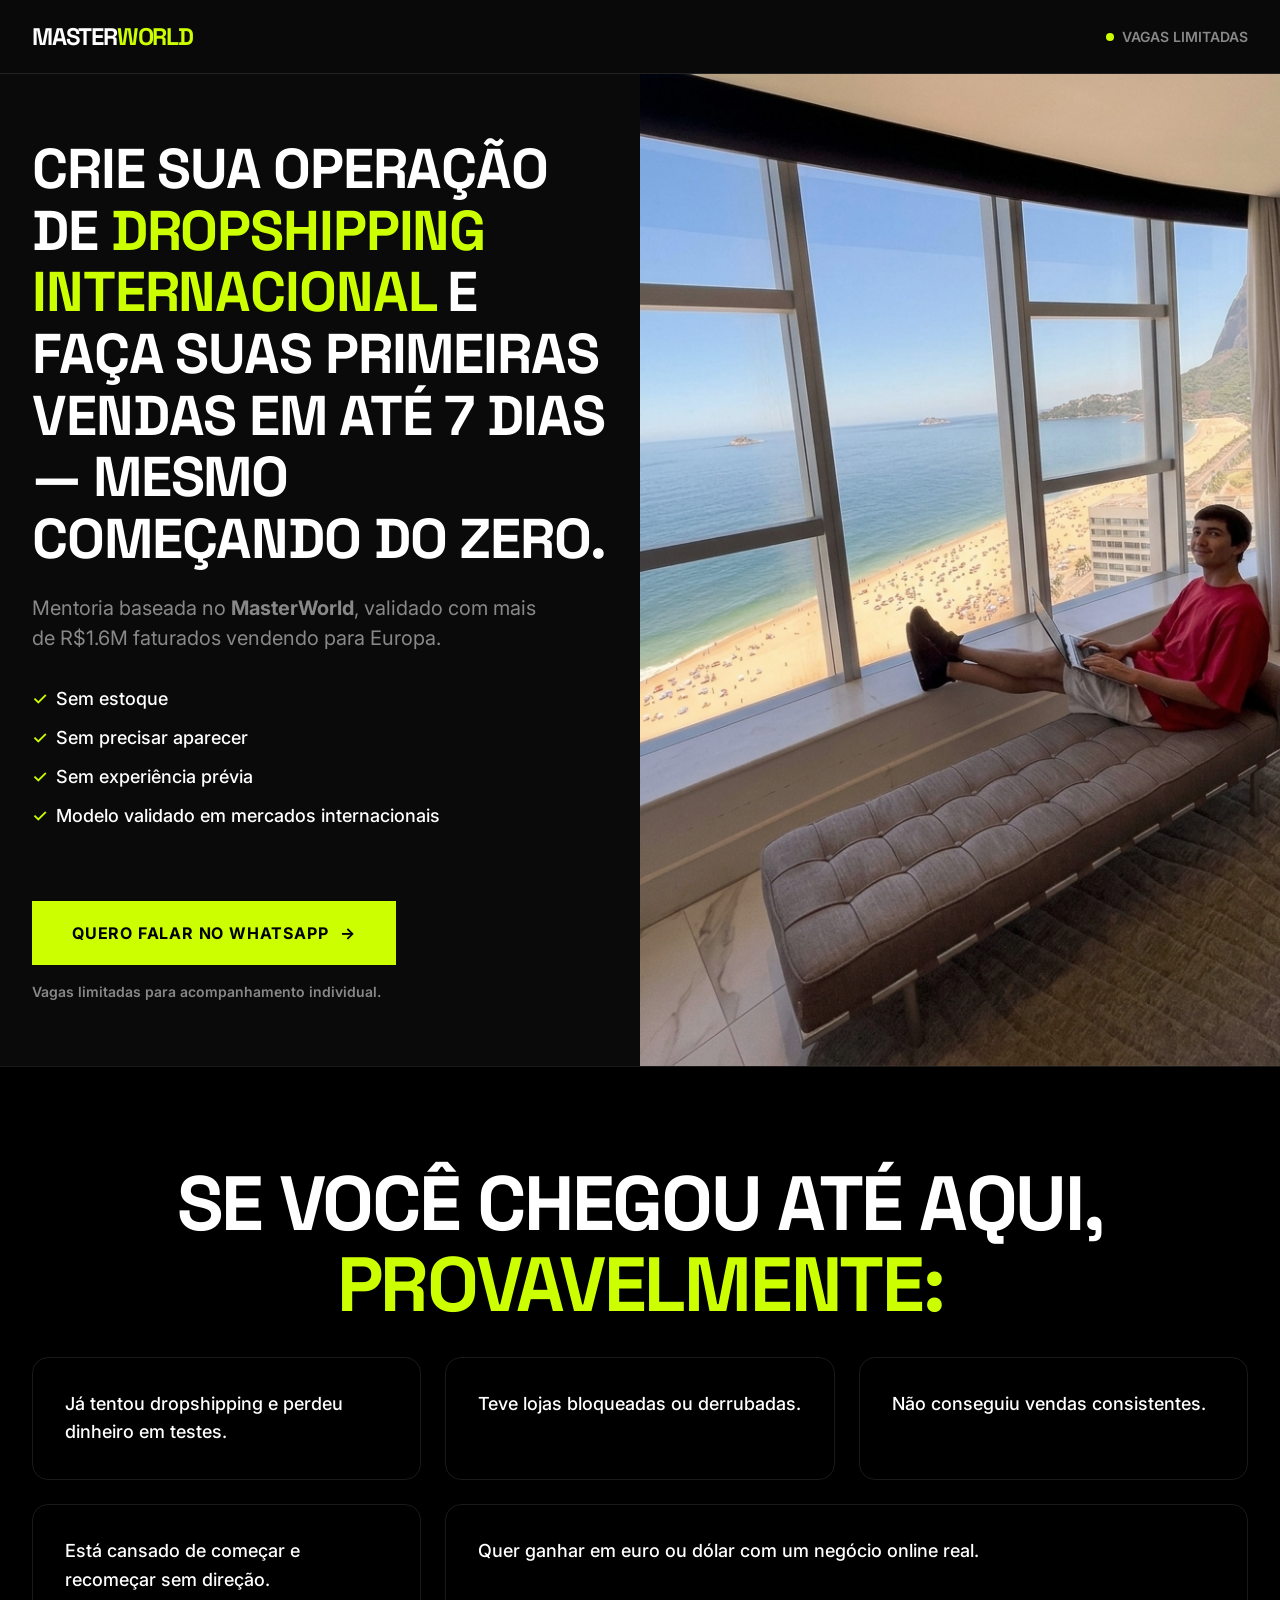
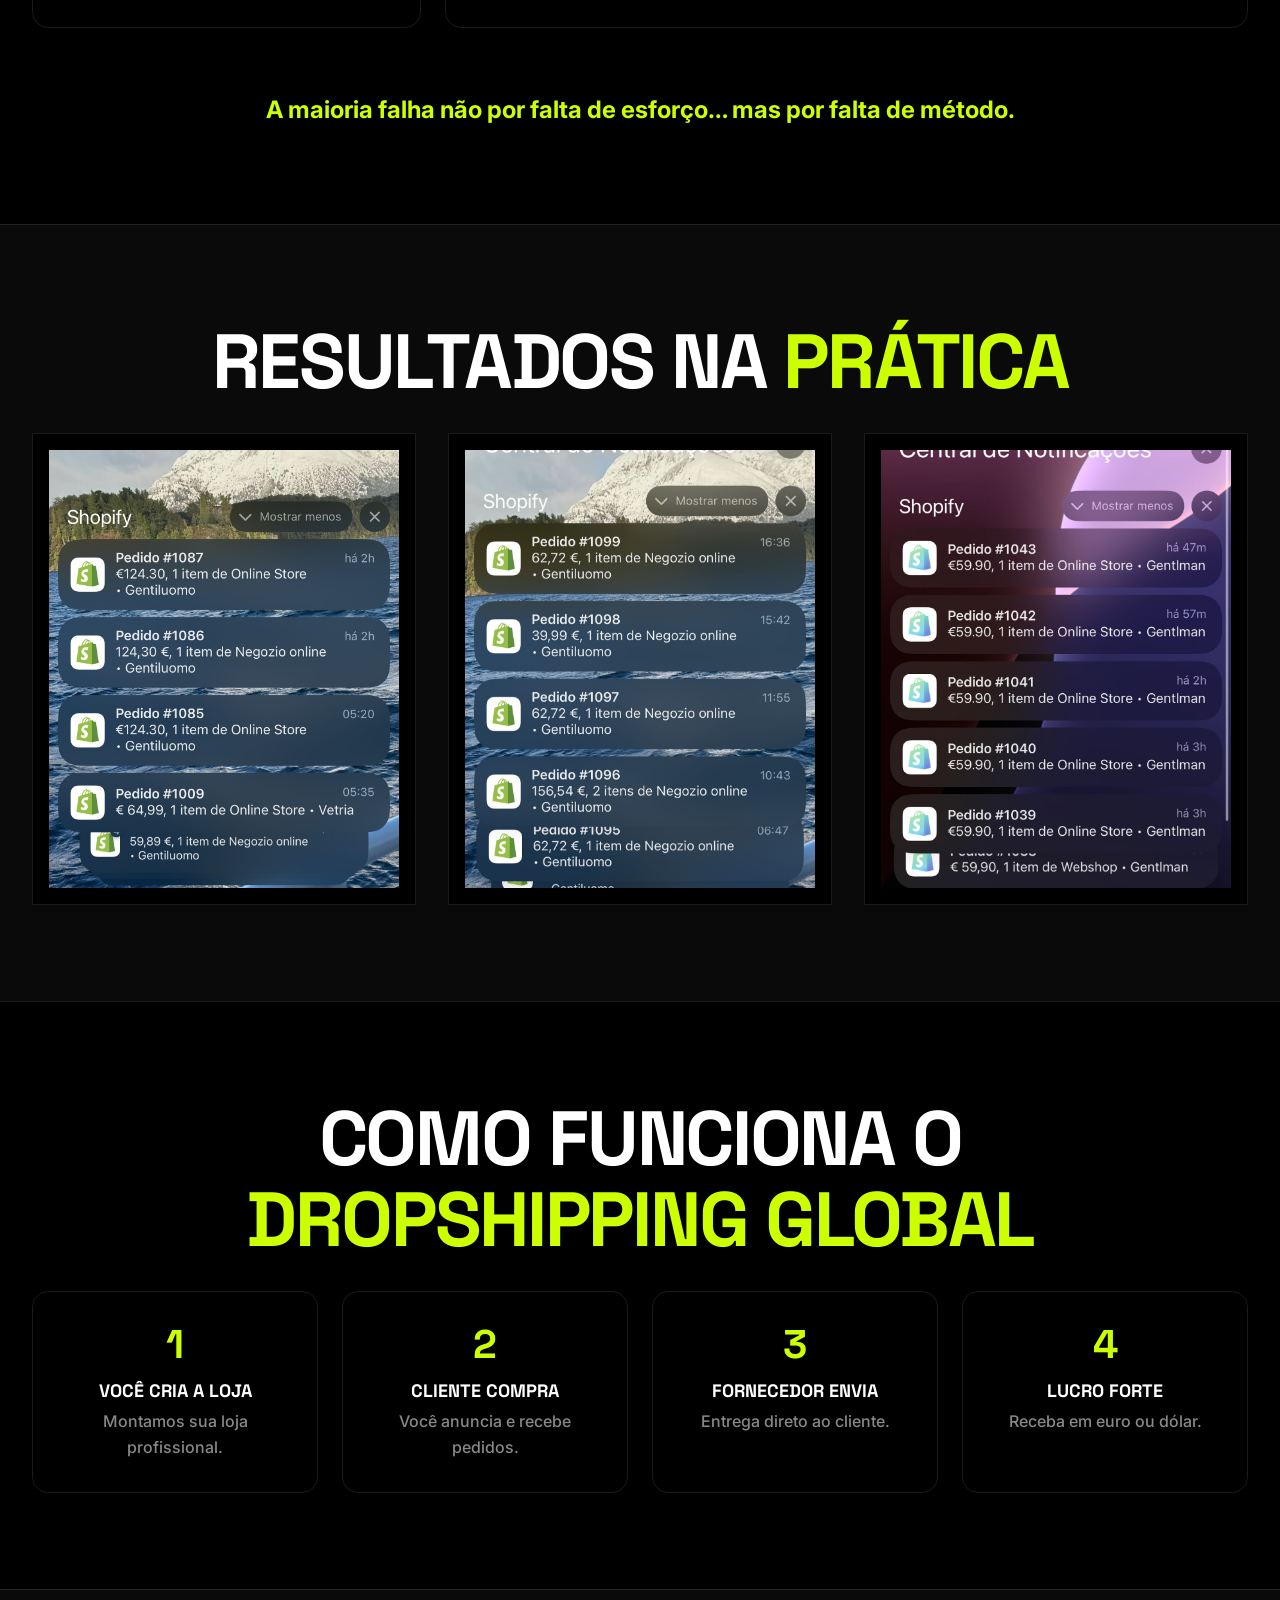
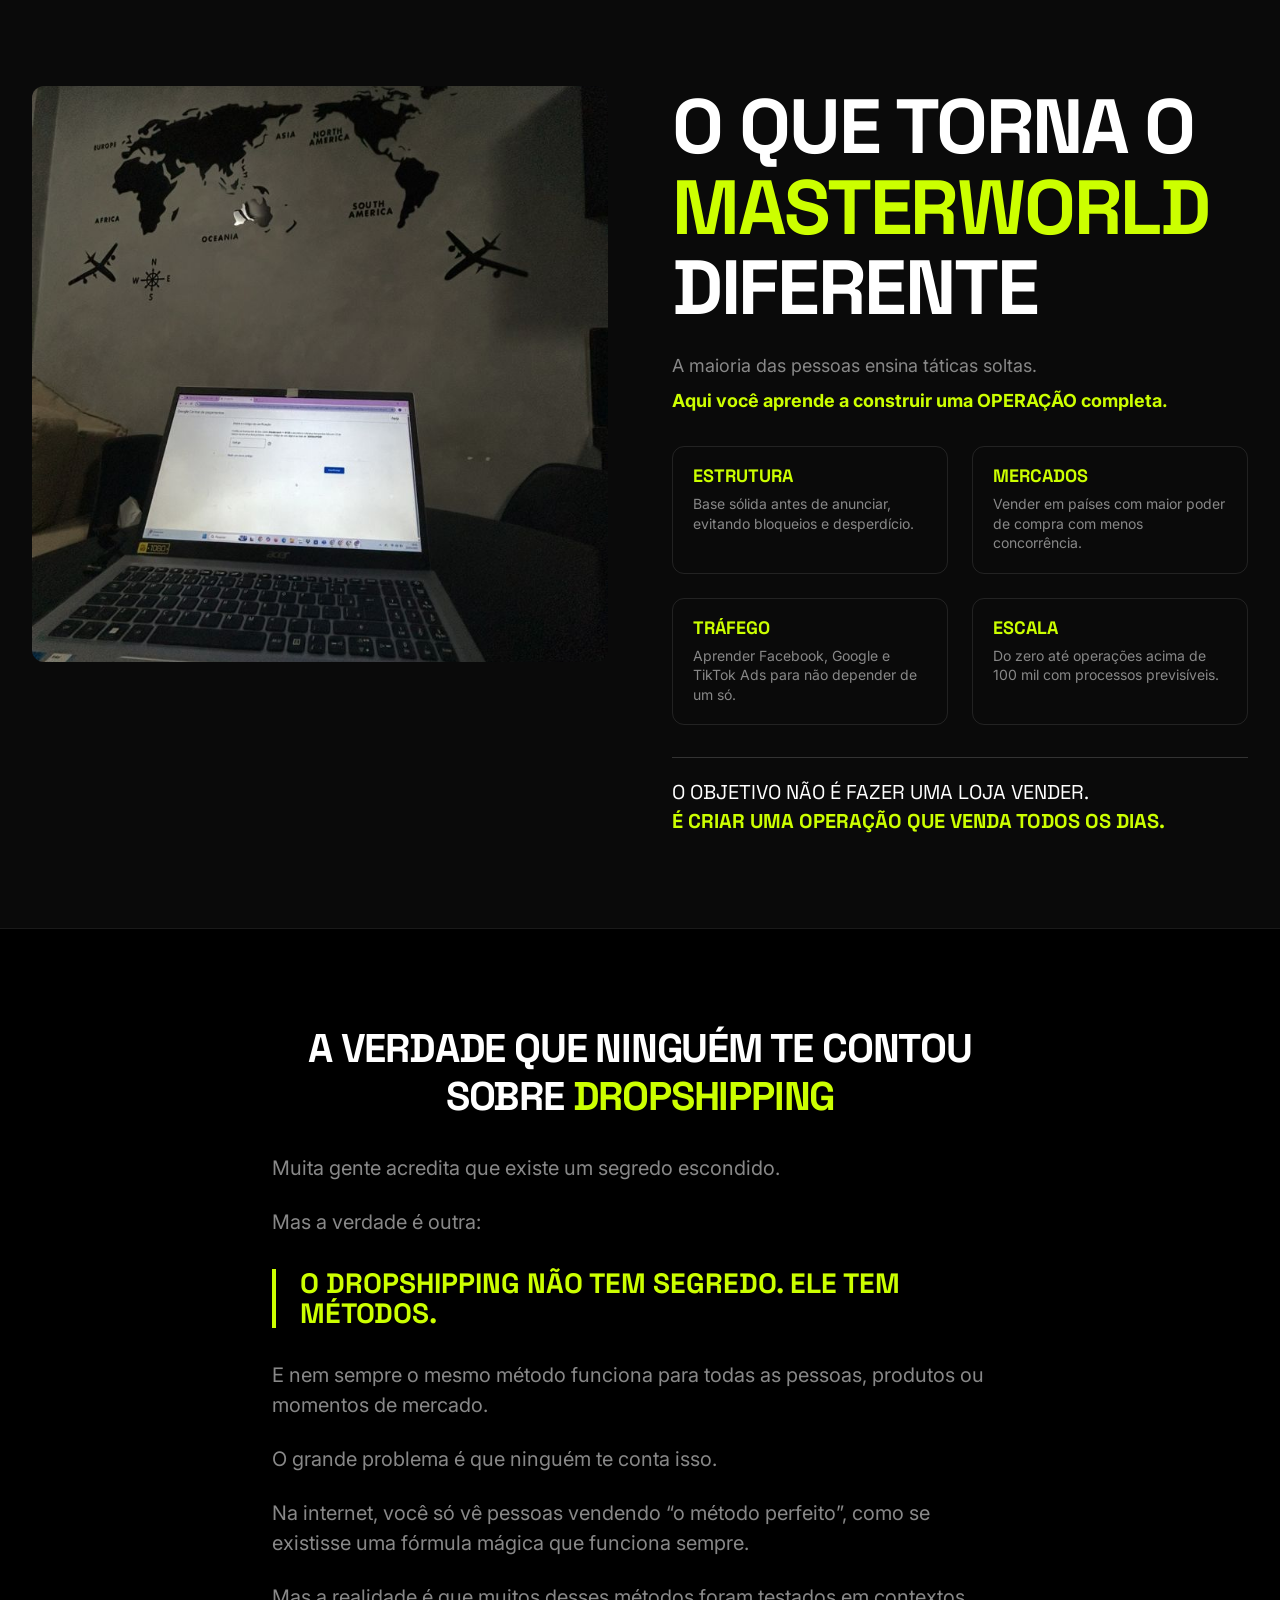
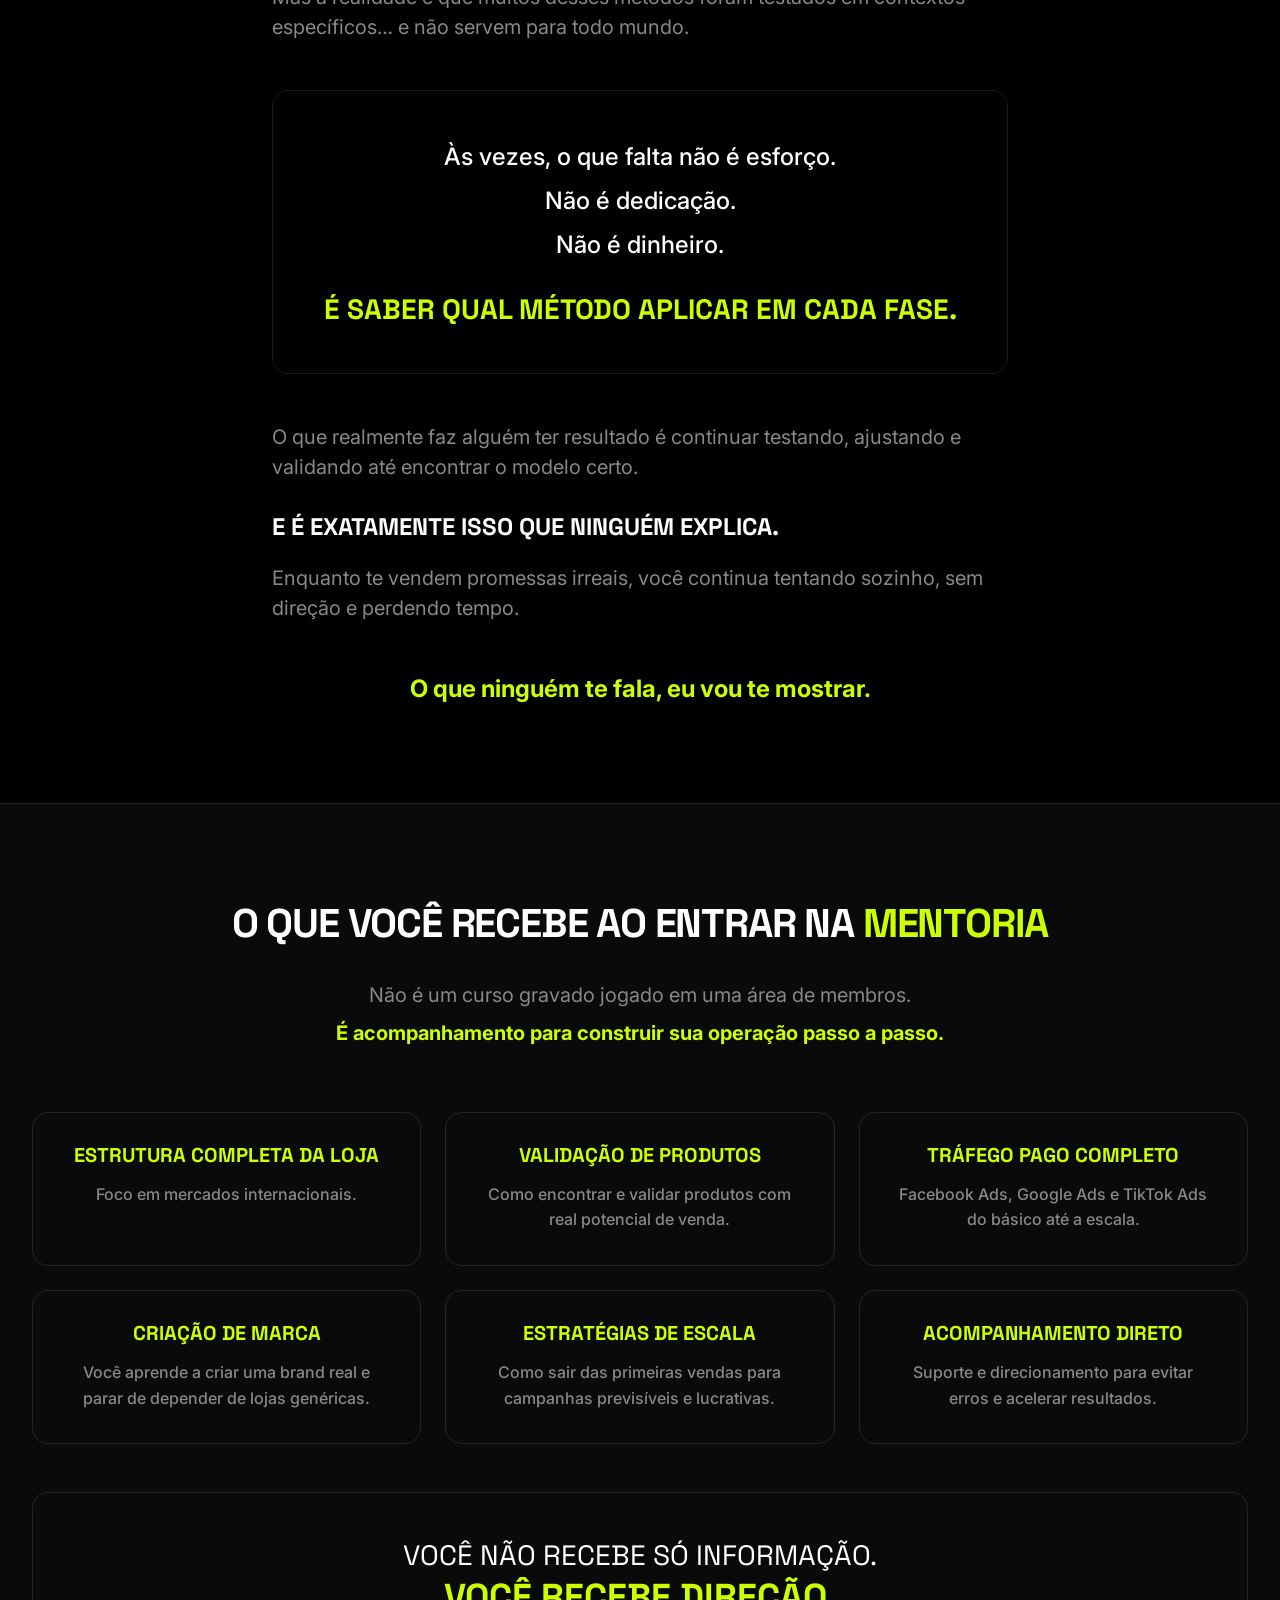
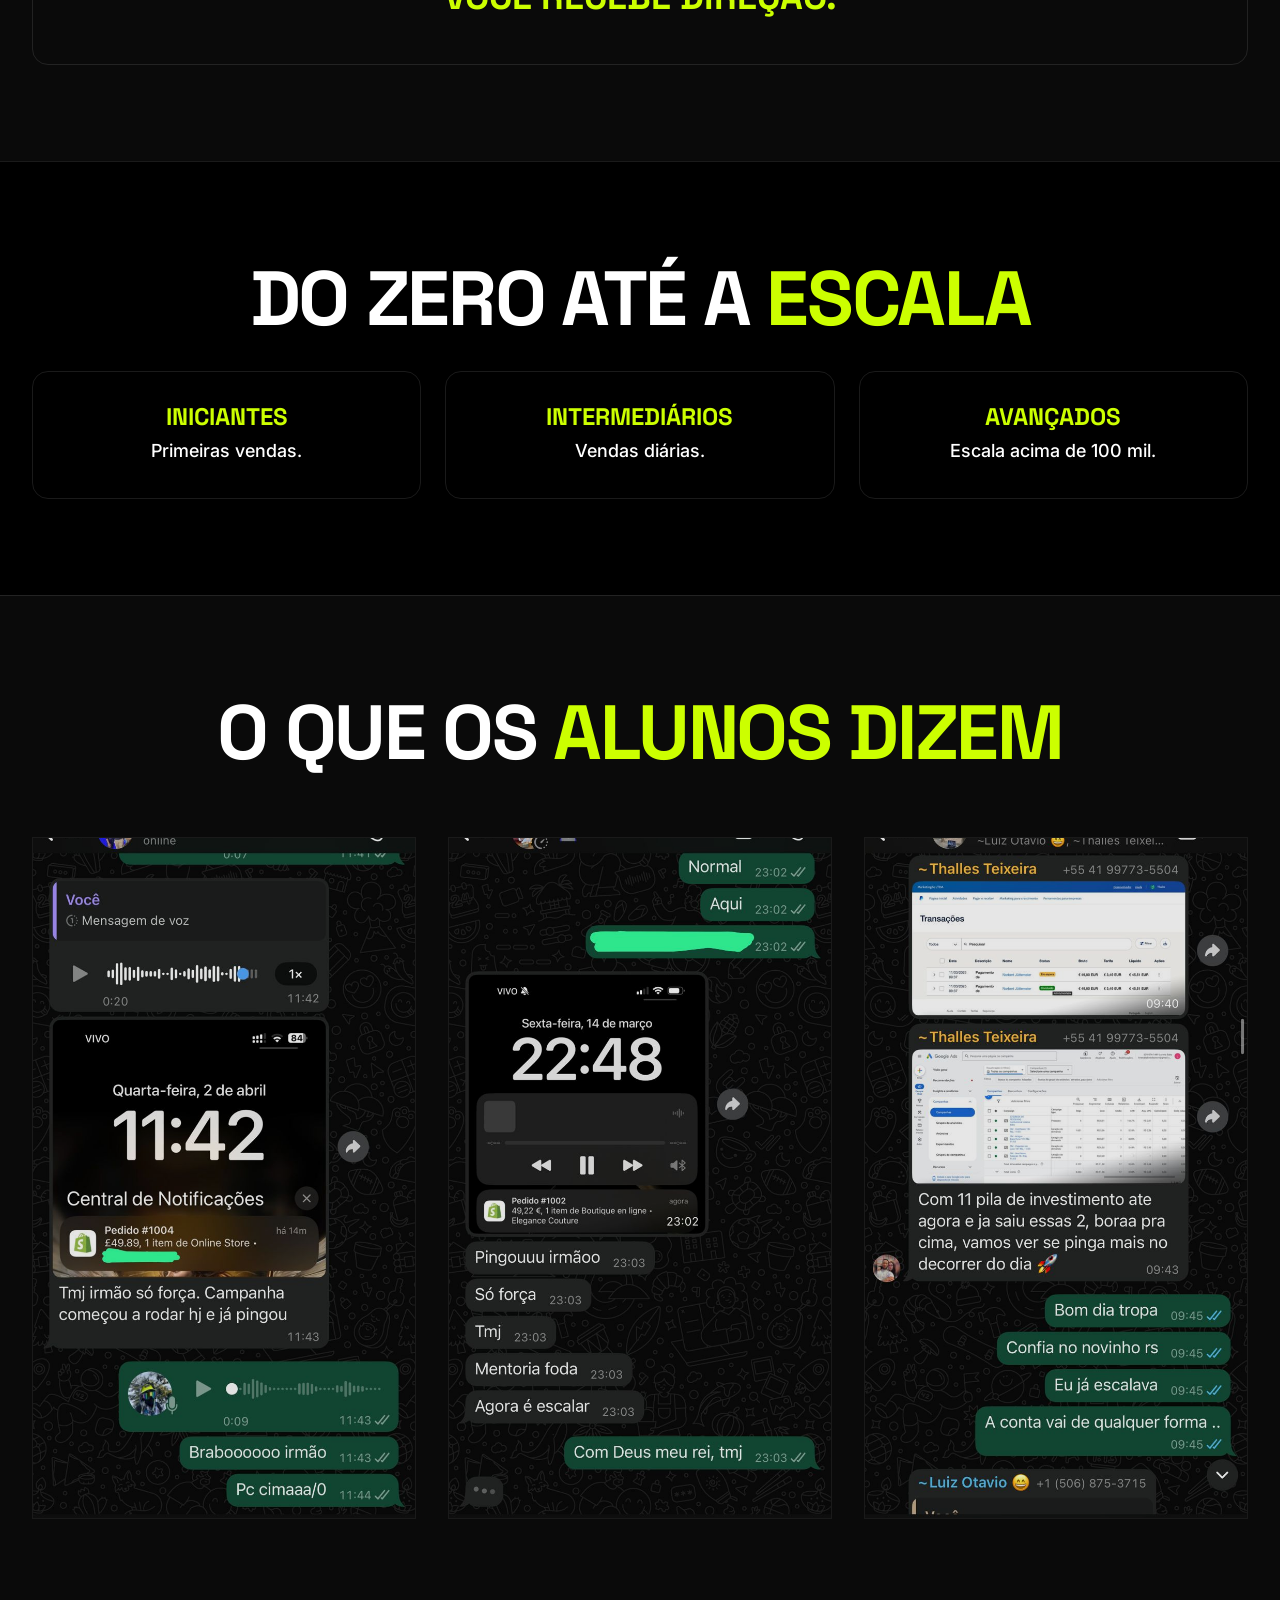
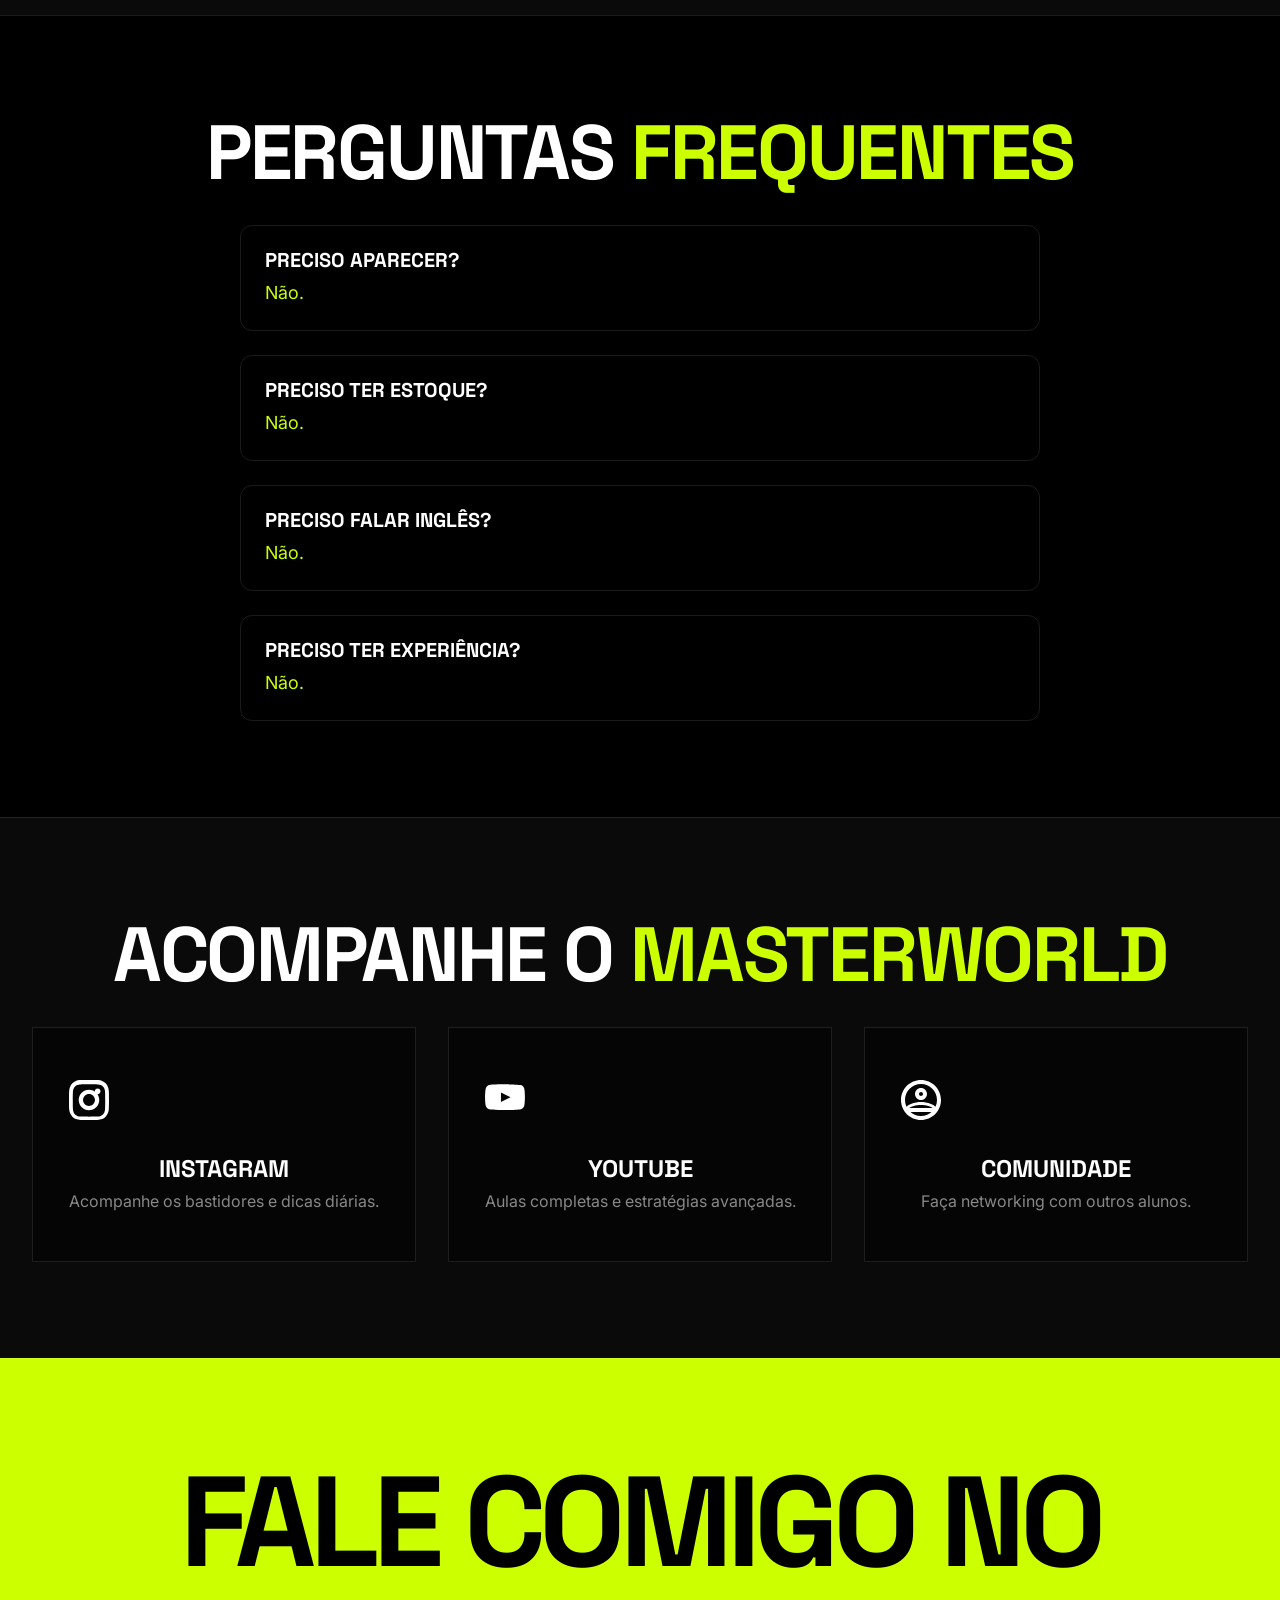
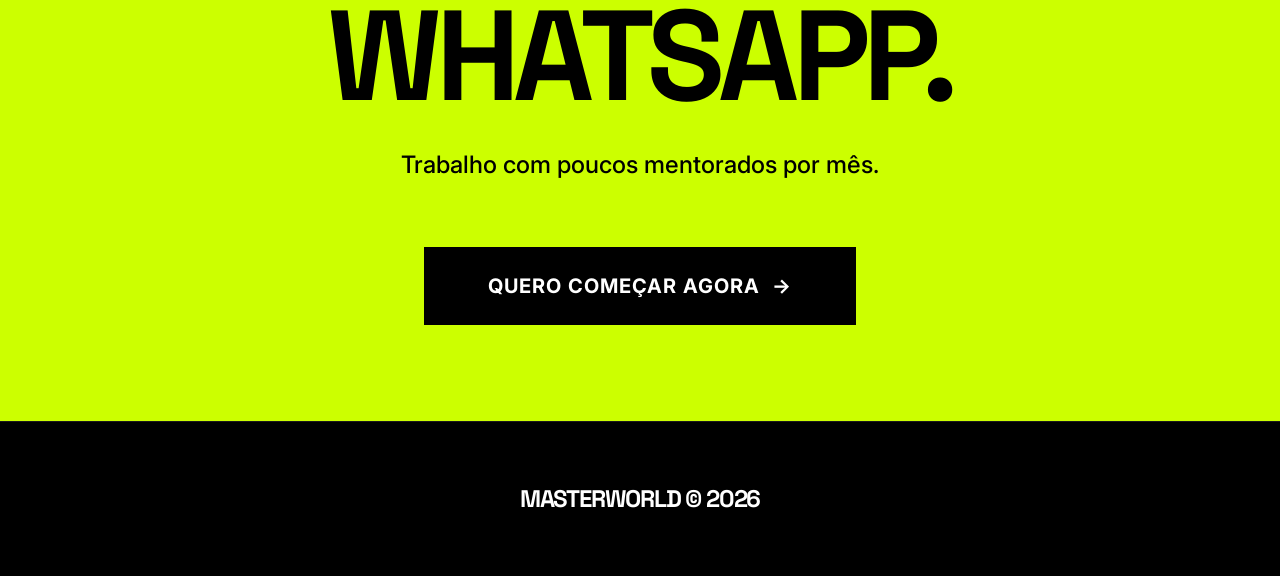
<file: index.html>
<!DOCTYPE html>
<html lang="pt-BR">
<head>
    <meta charset="UTF-8">
    <meta name="viewport" content="width=device-width, initial-scale=1.0">
    <title>MasterWorld</title>
    <meta name="description" content="Mentoria baseada no MasterWorld, validado com mais de R$1.6M faturados vendendo para Europa.">
    <link rel="preconnect" href="https://fonts.googleapis.com">
    <link rel="preconnect" href="https://fonts.gstatic.com" crossorigin>
    <link href="https://fonts.googleapis.com/css2?family=Inter:wght@400;500;700;900&family=Space+Grotesk:wght@700&display=swap" rel="stylesheet">
    <link rel="stylesheet" href="style.css">
</head>
<body>
    
    <!-- Top Bar -->
    <div class="top-bar">
        <div class="container top-bar-inner">
            <span class="brand">Master<span class="text-volt">World</span></span>
            <span class="status"><span class="pulse-dot"></span> VAGAS LIMITADAS</span>
        </div>
    </div>

    <!-- Hero Section -->
    <header class="hero" id="home">
        <div class="hero-image-absolute reveal-right">
            <img src="foto capa.jpeg" alt="Eduardo Donadoni" class="img-cover">
        </div>
        <div class="container hero-grid-new">
            <div class="hero-content reveal-left">
                <h1 class="headline" style="font-size: clamp(2rem, 5vw, 3.5rem); margin-bottom: 1.5rem; line-height: 1.1; letter-spacing: -0.02em;">
                    Crie sua operação de <span class="text-volt">Dropshipping Internacional</span> e faça suas primeiras vendas em até 7 dias — mesmo começando do zero.
                </h1>
                <p class="subheadline" style="margin-bottom: 2rem;">
                    Mentoria baseada no <strong>MasterWorld</strong>, validado com mais de R$1.6M faturados vendendo para Europa.
                </p>
                <ul class="hero-bullets">
                    <li><span class="text-volt">✓</span> Sem estoque</li>
                    <li><span class="text-volt">✓</span> Sem precisar aparecer</li>
                    <li><span class="text-volt">✓</span> Sem experiência prévia</li>
                    <li><span class="text-volt">✓</span> Modelo validado em mercados internacionais</li>
                </ul>
                <a href="https://wa.me/5532998205128" target="_blank" class="btn btn-primary mt-4">QUERO FALAR NO WHATSAPP <span class="arrow">→</span></a>
                <p style="font-size: 0.875rem; color: var(--text-muted); margin-top: 1rem; font-weight: 600;">Vagas limitadas para acompanhamento individual.</p>
            </div>
        </div>
    </header>

    <!-- DOR -->
    <section class="section border-top bg-darker" id="dor">
        <div class="container">
            <div class="section-header text-center reveal-up">
                <h2 class="section-title">SE VOCÊ CHEGOU ATÉ AQUI, <span class="text-volt">PROVAVELMENTE:</span></h2>
            </div>
            <div class="dor-grid grid-3 mt-4">
                <div class="dor-card reveal-up delay-1">
                    <p style="font-size: 1.125rem;">Já tentou dropshipping e perdeu dinheiro em testes.</p>
                </div>
                <div class="dor-card reveal-up delay-2">
                    <p style="font-size: 1.125rem;">Teve lojas bloqueadas ou derrubadas.</p>
                </div>
                <div class="dor-card reveal-up delay-3">
                    <p style="font-size: 1.125rem;">Não conseguiu vendas consistentes.</p>
                </div>
                <div class="dor-card reveal-up delay-1">
                    <p style="font-size: 1.125rem;">Está cansado de começar e recomeçar sem direção.</p>
                </div>
                <div class="dor-card reveal-up delay-2 span-2">
                    <p style="font-size: 1.125rem;">Quer ganhar em euro ou dólar com um negócio online real.</p>
                </div>
            </div>
            <div class="text-center mt-4 reveal-up delay-3" style="max-width: 800px; margin: 4rem auto 0 auto;">
                <p style="font-size: 1.5rem; font-weight: 700; color: var(--primary-volt);">A maioria falha não por falta de esforço… mas por falta de método.</p>
            </div>
        </div>
    </section>

    <!-- RESULTADOS -->
    <section class="section border-top" id="resultados">
        <div class="container text-center">
            <div class="section-header reveal-up">
                <h2 class="section-title">RESULTADOS NA <span class="text-volt">PRÁTICA</span></h2>
            </div>
            <div class="sales-grid mt-4">
                <div class="sale-card reveal-up delay-1">
                    <div class="card-inner">
                        <img src="vendas 1.jpeg" alt="Resultado de Vendas" class="img-cover">
                    </div>
                </div>
                <div class="sale-card reveal-up delay-2">
                    <div class="card-inner">
                        <img src="vendas 2.jpeg" alt="Resultado de Vendas" class="img-cover">
                    </div>
                </div>
                <div class="sale-card reveal-up delay-3">
                    <div class="card-inner">
                        <img src="vendas 3.jpeg" alt="Resultado de Vendas" class="img-cover">
                    </div>
                </div>
            </div>
        </div>
    </section>

    <!-- COMO FUNCIONA -->
    <section class="section border-top bg-darker" id="como-funciona">
        <div class="container">
            <div class="section-header text-center reveal-up">
                <h2 class="section-title">COMO FUNCIONA O <br/><span class="text-volt">DROPSHIPPING GLOBAL</span></h2>
            </div>
            <div class="dor-grid grid-4 mt-4">
                <div class="dor-card text-center reveal-up delay-1">
                    <h3 class="text-volt" style="font-size: 2.5rem; margin-bottom: 1rem;">1</h3>
                    <h4 style="margin-bottom: 0.5rem; font-size: 1.125rem;">Você cria a loja</h4>
                    <p style="color: var(--text-muted); font-size: 1rem;">Montamos sua loja profissional.</p>
                </div>
                <div class="dor-card text-center reveal-up delay-2">
                    <h3 class="text-volt" style="font-size: 2.5rem; margin-bottom: 1rem;">2</h3>
                    <h4 style="margin-bottom: 0.5rem; font-size: 1.125rem;">Cliente compra</h4>
                    <p style="color: var(--text-muted); font-size: 1rem;">Você anuncia e recebe pedidos.</p>
                </div>
                <div class="dor-card text-center reveal-up delay-3">
                    <h3 class="text-volt" style="font-size: 2.5rem; margin-bottom: 1rem;">3</h3>
                    <h4 style="margin-bottom: 0.5rem; font-size: 1.125rem;">Fornecedor envia</h4>
                    <p style="color: var(--text-muted); font-size: 1rem;">Entrega direto ao cliente.</p>
                </div>
                <div class="dor-card text-center reveal-up delay-1">
                    <h3 class="text-volt" style="font-size: 2.5rem; margin-bottom: 1rem;">4</h3>
                    <h4 style="margin-bottom: 0.5rem; font-size: 1.125rem;">Lucro forte</h4>
                    <p style="color: var(--text-muted); font-size: 1rem;">Receba em euro ou dólar.</p>
                </div>
            </div>
        </div>
    </section>

    <!-- HISTORIA -->
    <section class="section border-top" id="historia">
        <div class="container split-grid">
            <div class="hero-image-half reveal-left">
                <img src="notebook capa.jpeg" alt="Eduardo Donadoni" class="img-cover">
            </div>
            <div class="lifestyle-text reveal-right">
                <h2 class="section-title">O QUE TORNA O <span class="text-volt">MASTERWORLD</span> DIFERENTE</h2>
                <p style="margin-bottom: 0.5rem; color: var(--text-muted); font-size: 1.125rem;">A maioria das pessoas ensina táticas soltas.</p>
                <p style="margin-bottom: 2rem; font-weight: bold; font-size: 1.125rem;" class="text-volt">Aqui você aprende a construir uma OPERAÇÃO completa.</p>
                
                <div class="grid-2" style="margin-bottom: 2rem;">
                    <div style="background: var(--bg-card); padding: 1.25rem; border-radius: 12px; border: 1px solid var(--border-color);">
                        <h3 class="text-volt" style="font-size: 1.125rem; margin-bottom: 0.5rem;">Estrutura</h3>
                        <p style="font-size: 0.875rem; color: var(--text-muted); line-height: 1.4;">Base sólida antes de anunciar, evitando bloqueios e desperdício.</p>
                    </div>
                    <div style="background: var(--bg-card); padding: 1.25rem; border-radius: 12px; border: 1px solid var(--border-color);">
                        <h3 class="text-volt" style="font-size: 1.125rem; margin-bottom: 0.5rem;">Mercados</h3>
                        <p style="font-size: 0.875rem; color: var(--text-muted); line-height: 1.4;">Vender em países com maior poder de compra com menos concorrência.</p>
                    </div>
                    <div style="background: var(--bg-card); padding: 1.25rem; border-radius: 12px; border: 1px solid var(--border-color);">
                        <h3 class="text-volt" style="font-size: 1.125rem; margin-bottom: 0.5rem;">Tráfego</h3>
                        <p style="font-size: 0.875rem; color: var(--text-muted); line-height: 1.4;">Aprender Facebook, Google e TikTok Ads para não depender de um só.</p>
                    </div>
                    <div style="background: var(--bg-card); padding: 1.25rem; border-radius: 12px; border: 1px solid var(--border-color);">
                        <h3 class="text-volt" style="font-size: 1.125rem; margin-bottom: 0.5rem;">Escala</h3>
                        <p style="font-size: 0.875rem; color: var(--text-muted); line-height: 1.4;">Do zero até operações acima de 100 mil com processos previsíveis.</p>
                    </div>
                </div>
                
                <div style="padding-top: 1.5rem; border-top: 1px solid #333;">
                    <h3 style="font-size: 1.25rem; font-weight: normal; margin-bottom: 0.5rem;">O objetivo não é fazer uma loja vender.</h3>
                    <h3 class="text-volt" style="font-size: 1.25rem;">É criar uma operação que venda todos os dias.</h3>
                </div>
            </div>
        </div>
    </section>

    <!-- QUEBRA DE CRENÇA -->
    <section class="section border-top bg-darker" id="verdade">
        <div class="container" style="max-width: 800px; margin: 0 auto;">
            <div class="section-header text-center reveal-up">
                <h2 class="section-title" style="font-size: 2.5rem; line-height: 1.2;">A VERDADE QUE NINGUÉM TE CONTOU SOBRE <span class="text-volt">DROPSHIPPING</span></h2>
            </div>
            
            <div class="reveal-up delay-1" style="font-size: 1.25rem; margin-top: 2rem; color: var(--text-muted);">
                <p style="margin-bottom: 1.5rem;">Muita gente acredita que existe um segredo escondido.</p>
                <p style="margin-bottom: 2rem;">Mas a verdade é outra:</p>
                
                <h3 class="text-volt" style="font-size: 1.75rem; margin-bottom: 2rem; border-left: 4px solid var(--primary-volt); padding-left: 1.5rem;">O dropshipping não tem segredo. Ele tem MÉTODOS.</h3>
                
                <p style="margin-bottom: 1.5rem;">E nem sempre o mesmo método funciona para todas as pessoas, produtos ou momentos de mercado.</p>
                <p style="margin-bottom: 1.5rem;">O grande problema é que ninguém te conta isso.</p>
                <p style="margin-bottom: 1.5rem;">Na internet, você só vê pessoas vendendo “o método perfeito”, como se existisse uma fórmula mágica que funciona sempre.</p>
                <p style="margin-bottom: 3rem;">Mas a realidade é que muitos desses métodos foram testados em contextos específicos… e não servem para todo mundo.</p>
                
                <div class="cta-box text-center" style="padding: 3rem 2rem; background: var(--bg-card); border-radius: 16px; margin-bottom: 3rem; border: 1px solid var(--border-color);">
                    <p style="margin-bottom: 0.5rem; color: #fff;">Às vezes, o que falta não é esforço.</p>
                    <p style="margin-bottom: 0.5rem; color: #fff;">Não é dedicação.</p>
                    <p style="margin-bottom: 2rem; color: #fff;">Não é dinheiro.</p>
                    <h3 class="text-volt" style="font-size: 1.75rem; margin-bottom: 0;">É saber QUAL método aplicar em CADA fase.</h3>
                </div>
                
                <p style="margin-bottom: 2rem;">O que realmente faz alguém ter resultado é continuar testando, ajustando e validando até encontrar o modelo certo.</p>
                <h3 style="font-size: 1.5rem; margin-bottom: 1.5rem; color: #fff;">E é exatamente isso que ninguém explica.</h3>
                <p style="margin-bottom: 3rem;">Enquanto te vendem promessas irreais, você continua tentando sozinho, sem direção e perdendo tempo.</p>
                
                <p style="font-size: 1.5rem; text-align: center; font-weight: 700;" class="text-volt">O que ninguém te fala, eu vou te mostrar.</p>
            </div>
        </div>
    </section>

    <!-- O QUE VOCÊ RECEBE -->
    <section class="section border-top" id="entregaveis">
        <div class="container text-center reveal-up">
            <h2 class="section-title" style="font-size: 2.5rem; line-height: 1.2; margin-bottom: 2rem;">O QUE VOCÊ RECEBE AO ENTRAR NA <span class="text-volt">MENTORIA</span></h2>
            <p style="font-size: 1.25rem; color: var(--text-muted); margin-bottom: 0.5rem;">Não é um curso gravado jogado em uma área de membros.</p>
            <p style="font-size: 1.25rem; font-weight: bold; margin-bottom: 4rem;" class="text-volt">É acompanhamento para construir sua operação passo a passo.</p>
            
            <div class="dor-grid grid-3 mt-4 text-left">
                <div class="dor-card reveal-up delay-1" style="padding: 2rem;">
                    <h3 class="text-volt" style="font-size: 1.25rem; margin-bottom: 1rem;">Estrutura completa da loja</h3>
                    <p style="color: var(--text-muted); font-size: 1rem;">Foco em mercados internacionais.</p>
                </div>
                <div class="dor-card reveal-up delay-2" style="padding: 2rem;">
                    <h3 class="text-volt" style="font-size: 1.25rem; margin-bottom: 1rem;">Validação de produtos</h3>
                    <p style="color: var(--text-muted); font-size: 1rem;">Como encontrar e validar produtos com real potencial de venda.</p>
                </div>
                <div class="dor-card reveal-up delay-3" style="padding: 2rem;">
                    <h3 class="text-volt" style="font-size: 1.25rem; margin-bottom: 1rem;">Tráfego pago completo</h3>
                    <p style="color: var(--text-muted); font-size: 1rem;">Facebook Ads, Google Ads e TikTok Ads do básico até a escala.</p>
                </div>
                <div class="dor-card reveal-up delay-1" style="padding: 2rem;">
                    <h3 class="text-volt" style="font-size: 1.25rem; margin-bottom: 1rem;">Criação de marca</h3>
                    <p style="color: var(--text-muted); font-size: 1rem;">Você aprende a criar uma brand real e parar de depender de lojas genéricas.</p>
                </div>
                <div class="dor-card reveal-up delay-2" style="padding: 2rem;">
                    <h3 class="text-volt" style="font-size: 1.25rem; margin-bottom: 1rem;">Estratégias de escala</h3>
                    <p style="color: var(--text-muted); font-size: 1rem;">Como sair das primeiras vendas para campanhas previsíveis e lucrativas.</p>
                </div>
                <div class="dor-card reveal-up delay-3" style="padding: 2rem;">
                    <h3 class="text-volt" style="font-size: 1.25rem; margin-bottom: 1rem;">Acompanhamento direto</h3>
                    <p style="color: var(--text-muted); font-size: 1rem;">Suporte e direcionamento para evitar erros e acelerar resultados.</p>
                </div>
            </div>
            
            <div class="cta-box text-center reveal-up delay-1" style="margin-top: 3rem; padding: 3rem 2rem; background: var(--bg-card); border-radius: 16px; border: 1px solid var(--border-color);">
                <h3 style="font-size: 1.75rem; font-weight: normal; margin-bottom: 0.5rem;">Você não recebe só informação.</h3>
                <h3 class="text-volt" style="font-size: 2.25rem;">Você recebe direção.</h3>
            </div>
        </div>
    </section>


    <!-- ESCALA -->
    <section class="section border-top bg-darker" id="escala">
        <div class="container text-center">
            <h2 class="section-title">DO ZERO ATÉ A <span class="text-volt">ESCALA</span></h2>
            <div class="dor-grid grid-3 mt-4">
                <div class="dor-card reveal-up delay-1">
                    <h3 class="text-volt" style="font-size: 1.5rem; margin-bottom: 0.5rem;">Iniciantes</h3>
                    <p>Primeiras vendas.</p>
                </div>
                <div class="dor-card reveal-up delay-2">
                    <h3 class="text-volt" style="font-size: 1.5rem; margin-bottom: 0.5rem;">Intermediários</h3>
                    <p>Vendas diárias.</p>
                </div>
                <div class="dor-card reveal-up delay-3">
                    <h3 class="text-volt" style="font-size: 1.5rem; margin-bottom: 0.5rem;">Avançados</h3>
                    <p>Escala acima de 100 mil.</p>
                </div>
            </div>
        </div>
    </section>


    <!-- FEEDBACKS -->
    <section class="section border-top" id="feedbacks">
        <div class="container text-center">
            <div class="section-header reveal-up">
                <h2 class="section-title">O QUE OS <span class="text-volt">ALUNOS DIZEM</span></h2>
            </div>
            <div class="feedback-grid mt-4">
                <div class="feedback-card reveal-up delay-1">
                    <img src="feedback 1.jpeg" alt="Feedback de Aluno" class="img-cover">
                </div>
                <div class="feedback-card reveal-up delay-2">
                    <img src="feedback 2.jpeg" alt="Feedback de Aluno" class="img-cover">
                </div>
                <div class="feedback-card reveal-up delay-3">
                    <img src="feedback 3.jpeg" alt="Feedback de Aluno" class="img-cover">
                </div>
            </div>
        </div>
    </section>

    <!-- FAQ -->
    <section class="section border-top bg-darker" id="faq">
        <div class="container">
            <div class="section-header text-center reveal-up">
                <h2 class="section-title">PERGUNTAS <span class="text-volt">FREQUENTES</span></h2>
            </div>
            <div class="faq-list mt-4" style="max-width: 800px; margin-left: auto; margin-right: auto;">
                <div class="faq-item reveal-up delay-1">
                    <h4>Preciso aparecer?</h4>
                    <p class="text-volt font-bold">Não.</p>
                </div>
                <div class="faq-item reveal-up delay-2">
                    <h4>Preciso ter estoque?</h4>
                    <p class="text-volt font-bold">Não.</p>
                </div>
                <div class="faq-item reveal-up delay-3">
                    <h4>Preciso falar inglês?</h4>
                    <p class="text-volt font-bold">Não.</p>
                </div>
                <div class="faq-item reveal-up delay-1">
                    <h4>Preciso ter experiência?</h4>
                    <p class="text-volt font-bold">Não.</p>
                </div>
            </div>
        </div>
    </section>

    <!-- REDES SOCIAIS -->
    <section class="section border-top" id="redes">
        <div class="container text-center">
            <div class="section-header reveal-up">
                <h2 class="section-title">ACOMPANHE O <span class="text-volt">MASTERWORLD</span></h2>
            </div>
            <div class="social-grid mt-4">
                <a href="https://www.instagram.com/eduardo_donadoni?igsh=N2xlNjNreDJ4cnYy&utm_source=qr" target="_blank" class="social-card reveal-up delay-1">
                    <div class="social-icon">
                        <svg viewBox="0 0 24 24" fill="none" xmlns="http://www.w3.org/2000/svg"><path d="M12 2C14.717 2 15.056 2.011 16.122 2.06C17.187 2.108 17.912 2.277 18.55 2.525C19.21 2.779 19.766 3.123 20.322 3.678C20.878 4.233 21.222 4.79 21.475 5.45C21.722 6.087 21.891 6.812 21.94 7.878C21.988 8.944 22 9.283 22 12C22 14.717 21.989 15.056 21.94 16.122C21.892 17.187 21.722 17.912 21.475 18.55C21.221 19.21 20.877 19.766 20.322 20.322C19.766 20.878 19.21 21.222 18.55 21.475C17.913 21.722 17.187 21.891 16.122 21.94C15.056 21.989 14.717 22 12 22C9.283 22 8.944 21.989 7.878 21.94C6.813 21.892 6.088 21.722 5.45 21.475C4.79 21.221 4.234 20.877 3.678 20.322C3.123 19.766 2.778 19.21 2.525 18.55C2.277 17.913 2.108 17.187 2.06 16.122C2.011 15.056 2 14.717 2 12C2 9.283 2.011 8.944 2.06 7.878C2.108 6.812 2.277 6.088 2.525 5.45C2.779 4.79 3.123 4.234 3.678 3.678C4.233 3.123 4.79 2.778 5.45 2.525C6.087 2.277 6.812 2.108 7.878 2.06C8.944 2.011 9.283 2 12 2ZM12 4.155C9.325 4.155 8.989 4.165 7.973 4.211C7.03 4.254 6.512 4.414 6.166 4.549C5.708 4.727 5.378 4.938 5.032 5.284C4.686 5.63 4.475 5.96 4.297 6.418C4.162 6.764 4.003 7.282 3.959 8.225C3.913 9.241 3.903 9.577 3.903 12.252C3.903 14.927 3.913 15.263 3.959 16.279C4.002 17.222 4.161 17.74 4.297 18.086C4.475 18.544 4.686 18.874 5.032 19.22C5.378 19.566 5.708 19.777 6.166 19.955C6.512 20.09 7.03 20.249 7.973 20.293C8.989 20.339 9.325 20.349 12 20.349C14.675 20.349 15.011 20.339 16.027 20.293C16.97 20.25 17.488 20.09 17.834 19.955C18.292 19.777 18.622 19.566 18.968 19.22C19.314 18.874 19.525 18.544 19.703 18.086C19.838 17.74 19.997 17.222 20.041 16.279C20.087 15.263 20.097 14.927 20.097 12.252C20.097 9.577 20.087 9.241 20.041 8.225C19.998 7.282 19.839 6.764 19.703 6.418C19.525 5.96 19.314 5.63 18.968 5.284C18.622 4.938 18.292 4.727 17.834 4.549C17.488 4.414 16.97 4.254 16.027 4.211C15.011 4.165 14.675 4.155 12 4.155ZM12 6.865C9.164 6.865 6.865 9.164 6.865 12C6.865 14.836 9.164 17.135 12 17.135C14.836 17.135 17.135 14.836 17.135 12C17.135 9.164 14.836 6.865 12 6.865ZM12 14.98C10.354 14.98 9.02 13.646 9.02 12C9.02 10.354 10.354 9.02 12 9.02C13.646 9.02 14.98 10.354 14.98 12C14.98 13.646 13.646 14.98 12 14.98ZM16.333 6.233C15.54 6.233 14.898 6.875 14.898 7.668C14.898 8.461 15.54 9.103 16.333 9.103C17.126 9.103 17.768 8.461 17.768 7.668C17.768 6.875 17.126 6.233 16.333 6.233Z" fill="currentColor"/></svg>
                    </div>
                    <div class="social-info">
                        <h3>Instagram</h3>
                        <p>Acompanhe os bastidores e dicas diárias.</p>
                    </div>
                    <div class="social-arrow">→</div>
                </a>
                <a href="https://www.youtube.com/@EduardoDonadoni" target="_blank" class="social-card reveal-up delay-2">
                    <div class="social-icon">
                        <svg viewBox="0 0 24 24" fill="none" xmlns="http://www.w3.org/2000/svg"><path d="M21.582 6.186C21.369 5.394 20.751 4.776 19.958 4.562C18.528 4.179 12 4.179 12 4.179C12 4.179 5.472 4.179 4.042 4.562C3.249 4.776 2.631 5.394 2.418 6.186C2.034 7.615 2.034 10.603 2.034 10.603C2.034 10.603 2.034 13.592 2.418 15.021C2.631 15.813 3.249 16.431 4.042 16.645C5.472 17.028 12 17.028 12 17.028C12 17.028 18.528 17.028 19.958 16.645C20.751 16.431 21.369 15.813 21.582 15.021C21.966 13.592 21.966 10.603 21.966 10.603C21.966 10.603 21.966 7.615 21.582 6.186ZM9.983 12.951V8.256L14.777 10.603L9.983 12.951Z" fill="currentColor"/></svg>
                    </div>
                    <div class="social-info">
                        <h3>YouTube</h3>
                        <p>Aulas completas e estratégias avançadas.</p>
                    </div>
                    <div class="social-arrow">→</div>
                </a>
                <a href="https://chat.whatsapp.com/CSVrCL48mj1AicustuLrlz" target="_blank" class="social-card reveal-up delay-3">
                    <div class="social-icon">
                        <svg viewBox="0 0 24 24" fill="none" xmlns="http://www.w3.org/2000/svg"><path d="M12 2C6.477 2 2 6.477 2 12C2 17.523 6.477 22 12 22C17.523 22 22 17.523 22 12C22 6.477 17.523 2 12 2ZM12 4C16.418 4 20 7.582 20 12C20 16.418 16.418 20 12 20C7.582 20 4 16.418 4 12C4 7.582 7.582 4 12 4ZM12 6C10.343 6 9 7.343 9 9C9 10.657 10.343 12 12 12C13.657 12 15 10.657 15 9C15 7.343 13.657 6 12 6ZM12 8C12.552 8 13 8.448 13 9C13 9.552 12.552 10 12 10C11.448 10 11 9.552 11 9C11 8.448 11.448 8 12 8ZM12 13C9.333 13 4 14.333 4 17V18H20V17C20 14.333 14.667 13 12 13ZM6.166 16C6.779 15.348 9.387 14.5 12 14.5C14.613 14.5 17.221 15.348 17.834 16H6.166Z" fill="currentColor"/></svg>
                    </div>
                    <div class="social-info">
                        <h3>Comunidade</h3>
                        <p>Faça networking com outros alunos.</p>
                    </div>
                    <div class="social-arrow">→</div>
                </a>
            </div>
        </div>
    </section>

    <!-- Final CTA -->
    <section class="section cta-section border-top" id="garantir-vaga">
        <div class="container">
            <div class="cta-box text-center reveal-up">
                <h2 class="huge-title">FALE COMIGO NO <br/>WHATSAPP.</h2>
                <p style="font-size: 1.5rem; margin-bottom: 2rem;">Trabalho com poucos mentorados por mês.</p>
                <a href="https://wa.me/5532998205128?text=Olá%20Eduardo,%20quero%20começar%20agora" target="_blank" class="btn btn-primary btn-massive mt-4">QUERO COMEÇAR AGORA <span class="arrow">→</span></a>
            </div>
        </div>
    </section>

    <!-- Footer -->
    <footer class="footer border-top bg-darker">
        <div class="container footer-content">
            <div class="brand" style="margin-bottom: 0;">MasterWorld &copy; 2026</div>
        </div>
    </footer>

    <script src="script.js"></script>
</body>
</html>
</file>
<file: style.css>
:root {
    --bg-dark: #0a0a0a;
    --bg-darker: #000000;
    --primary-volt: #ccff00; /* Verde Volt da Blueprint */
    --text-main: #ffffff;
    --text-muted: #888888;
    --border-color: rgba(255, 255, 255, 0.1);
    --transition: all 0.4s cubic-bezier(0.16, 1, 0.3, 1);
}

* {
    margin: 0;
    padding: 0;
    box-sizing: border-box;
}

html, body {
    overflow-x: hidden;
    width: 100%;
    position: relative;
}

html {
    scroll-behavior: smooth;
}

body {
    font-family: 'Inter', sans-serif;
    background-color: var(--bg-dark);
    color: var(--text-main);
    line-height: 1.5;
}

/* Typography Utilities */
h1, h2, h3, h4, h5, h6, .brand, .huge-title {
    font-family: 'Space Grotesk', sans-serif;
    text-transform: uppercase;
    line-height: 1.05;
    font-weight: 700;
}

.text-volt {
    color: var(--primary-volt);
}

.text-center { text-align: center; }
.mt-4 { margin-top: 2rem; }

/* Layout Utilities */
.container {
    width: 100%;
    max-width: 1300px;
    margin: 0 auto;
    padding: 0 2rem;
}

.section {
    padding: 6rem 0;
}

.border-top {
    border-top: 1px solid var(--border-color);
}

.bg-darker {
    background-color: var(--bg-darker);
}

.section-title {
    font-size: clamp(3rem, 6vw, 5rem);
    margin-bottom: 1.5rem;
    letter-spacing: -0.03em;
}

.section-subtitle {
    font-size: 1.125rem;
    color: var(--text-muted);
    max-width: 500px;
    margin-bottom: 4rem;
}

/* Components */
.btn {
    display: inline-flex;
    align-items: center;
    justify-content: center;
    gap: 0.75rem;
    padding: 1.25rem 2.5rem;
    font-weight: 700;
    font-family: 'Inter', sans-serif;
    text-decoration: none;
    text-transform: uppercase;
    letter-spacing: 0.05em;
    transition: var(--transition);
    cursor: pointer;
    border: none;
    position: relative;
    overflow: hidden;
}

.btn-primary {
    background: var(--primary-volt);
    color: #000;
}

.btn-primary:hover {
    background: #fff;
    color: #000;
}

.btn .arrow {
    transition: transform 0.3s ease;
}

.btn:hover .arrow {
    transform: translateX(5px);
}

.btn-massive {
    font-size: 1.25rem;
    padding: 1.5rem 4rem;
}

.img-cover {
    width: 100%;
    height: 100%;
    object-fit: cover;
    display: block;
}

/* Top Bar */
.top-bar {
    position: sticky;
    top: 0;
    z-index: 50;
    background: rgba(10, 10, 10, 0.85);
    backdrop-filter: blur(12px);
    border-bottom: 1px solid var(--border-color);
    padding: 1.5rem 0;
}

.top-bar-inner {
    display: flex;
    justify-content: space-between;
    align-items: center;
}

.brand {
    font-size: 1.5rem;
    letter-spacing: -0.05em;
}

.status {
    display: flex;
    align-items: center;
    gap: 0.5rem;
    font-size: 0.875rem;
    font-weight: 600;
    color: var(--text-muted);
    text-transform: uppercase;
}

.pulse-dot {
    width: 8px;
    height: 8px;
    background-color: var(--primary-volt);
    border-radius: 50%;
    animation: pulse-dot 2s infinite;
}

@keyframes pulse-dot {
    0% { box-shadow: 0 0 0 0 rgba(204, 255, 0, 0.4); }
    70% { box-shadow: 0 0 0 10px rgba(204, 255, 0, 0); }
    100% { box-shadow: 0 0 0 0 rgba(204, 255, 0, 0); }
}

/* Hero Section */
.hero {
    position: relative;
    min-height: calc(100vh - 80px);
    display: flex;
    align-items: center;
    padding: 4rem 0;
    overflow: hidden;
}

.hero-grid-new {
    width: 100%;
    display: grid;
    grid-template-columns: 1fr 1fr;
    gap: 4rem;
    position: relative;
    z-index: 2;
}

.hero-image-absolute {
    position: absolute;
    top: 0;
    right: 0;
    width: 50%;
    height: 100%;
    z-index: 1;
}

.hero-image-absolute img {
    width: 100%;
    height: 100%;
    object-fit: cover;
    filter: grayscale(10%);
    transition: var(--transition);
}

.hero-image-absolute:hover img {
    filter: grayscale(0%);
    transform: scale(1.02);
}

.revenue-highlight {
    margin-bottom: 2.5rem;
    display: inline-flex;
    flex-direction: column;
    align-items: flex-start;
    border-left: 4px solid var(--primary-volt);
    padding-left: 1.5rem;
}

.amount-wrapper {
    display: flex;
    align-items: baseline;
    gap: 0.5rem;
    line-height: 1;
    margin-bottom: 0.5rem;
}

.amount-wrapper .currency {
    font-family: 'Space Grotesk', sans-serif;
    font-size: 2.5rem;
    font-weight: 700;
}

.amount-wrapper .amount {
    font-family: 'Space Grotesk', sans-serif;
    font-size: clamp(4rem, 8vw, 6rem);
    font-weight: 900;
    letter-spacing: -0.05em;
    color: #fff;
    text-shadow: 0 4px 20px rgba(204, 255, 0, 0.2);
}

.revenue-highlight .label {
    font-size: 1rem;
    color: var(--text-muted);
    font-weight: 700;
    letter-spacing: 0.2em;
}

.headline {
    font-size: clamp(3.5rem, 7vw, 6rem);
    margin-bottom: 2rem;
    letter-spacing: -0.04em;
}

.subheadline {
    font-size: 1.25rem;
    color: var(--text-muted);
    margin-bottom: 3rem;
    max-width: 90%;
    font-weight: 400;
}

/* Half-Screen Images */
.hero-image-half {
    width: 100%;
    aspect-ratio: 1 / 1;
    overflow: hidden;
    border-radius: 12px;
}

.hero-image-half img {
    transition: var(--transition);
    filter: grayscale(10%);
}

.hero-image-half:hover img {
    filter: grayscale(0%);
    transform: scale(1.02);
}

.lifestyle-text {
    display: flex;
    flex-direction: column;
    justify-content: center;
}

/* Sales Section */
.sales-grid {
    display: grid;
    grid-template-columns: repeat(3, 1fr);
    gap: 2rem;
}

.sale-card {
    border: 1px solid var(--border-color);
    padding: 1rem;
    background: var(--bg-darker);
    transition: var(--transition);
}

.sale-card:hover {
    border-color: var(--primary-volt);
    transform: translateY(-10px);
}

.card-inner {
    width: 100%;
    aspect-ratio: 4/5;
    background: #111;
    overflow: hidden;
}

/* Mentorship Details (Split Grid) */
.split-grid {
    display: grid;
    grid-template-columns: 1fr 1fr;
    gap: 4rem;
}

.features-list {
    list-style: none;
}

.feature-item {
    padding: 3rem 0;
    border-bottom: 1px solid var(--border-color);
}

.feature-item:first-child {
    padding-top: 0;
}

.feature-item:last-child {
    border-bottom: none;
    padding-bottom: 0;
}

.feature-item h3 {
    font-size: 1.5rem;
    margin-bottom: 1rem;
    color: #fff;
}

.feature-item p {
    color: var(--text-muted);
}

/* Feedback Section */
.feedback-grid {
    display: grid;
    grid-template-columns: repeat(3, 1fr);
    gap: 2rem;
    margin-top: 4rem;
}

.feedback-card {
    background: var(--bg-darker);
    border: 1px solid var(--border-color);
    overflow: hidden;
    aspect-ratio: 9/16;
}

.feedback-card img {
    opacity: 0.9;
    transition: var(--transition);
}

.feedback-card:hover img {
    opacity: 1;
    transform: scale(1.03);
}

/* Social Media Section */
.social-grid {
    display: grid;
    grid-template-columns: repeat(3, 1fr);
    gap: 2rem;
}

.social-card {
    display: flex;
    flex-direction: column;
    padding: 3rem 2rem;
    background: #050505;
    border: 1px solid var(--border-color);
    text-decoration: none;
    color: var(--text-main);
    transition: var(--transition);
    position: relative;
    overflow: hidden;
}

.social-card:hover {
    border-color: var(--primary-volt);
    transform: translateY(-10px);
    box-shadow: 0 10px 30px rgba(204, 255, 0, 0.1);
}

.social-icon {
    margin-bottom: 2rem;
    width: 48px;
    height: 48px;
    display: flex;
    align-items: center;
    justify-content: center;
}

.social-icon svg {
    width: 100%;
    height: 100%;
    fill: var(--primary-volt);
    transition: var(--transition);
}

.social-card:hover .social-icon svg {
    transform: scale(1.1);
}

.social-info h3 {
    font-size: 1.5rem;
    margin-bottom: 0.5rem;
}

.social-info p {
    color: var(--text-muted);
}

.social-arrow {
    position: absolute;
    top: 3rem;
    right: 2rem;
    font-size: 1.5rem;
    color: var(--primary-volt);
    opacity: 0;
    transform: translateX(-10px);
    transition: var(--transition);
}

.social-card:hover .social-arrow {
    opacity: 1;
    transform: translateX(0);
}

/* Final CTA */
.cta-section {
    background-color: var(--primary-volt);
    color: #000;
}

.huge-title {
    font-size: clamp(4rem, 10vw, 8rem);
    margin-bottom: 1.5rem;
    letter-spacing: -0.05em;
}

.cta-box p {
    font-size: 1.5rem;
    font-weight: 500;
    margin-bottom: 3rem;
}

.cta-section .btn-primary {
    background: #000;
    color: #fff;
}

.cta-section .btn-primary:hover {
    background: #222;
}

/* Footer */
.footer {
    padding: 4rem 0;
    text-align: center;
}

.footer .brand {
    margin-bottom: 1rem;
}

.copyright {
    color: var(--text-muted);
    font-size: 0.875rem;
}

/* Novos Componentes de Copy */
.hero-bullets {
    list-style: none;
    margin-bottom: 2.5rem;
}

.hero-bullets li {
    font-size: 1.125rem;
    margin-bottom: 0.75rem;
    display: flex;
    align-items: center;
    gap: 0.5rem;
    font-weight: 500;
}

.dor-grid {
    display: grid;
    grid-template-columns: repeat(2, 1fr);
    gap: 1.5rem;
}

.grid-3 { grid-template-columns: repeat(3, 1fr); }
.grid-4 { grid-template-columns: repeat(4, 1fr); }

.span-2 {
    grid-column: span 2;
}

.dor-card {
    background: var(--bg-card);
    border: 1px solid var(--border-color);
    padding: 2rem;
    border-radius: 16px;
    font-size: 1.125rem;
    font-weight: 500;
    line-height: 1.6;
}

.check-list {
    list-style: none;
}

.check-list li {
    font-size: 1.25rem;
    margin-bottom: 1.5rem;
    padding-bottom: 1.5rem;
    border-bottom: 1px solid var(--border-color);
    font-weight: 500;
}

.check-list li:last-child {
    border-bottom: none;
}

.faq-list {
    display: flex;
    flex-direction: column;
    gap: 1.5rem;
}

.faq-item {
    background: var(--bg-card);
    border: 1px solid var(--border-color);
    padding: 1.5rem;
    border-radius: 12px;
}

.faq-item h4 {
    font-size: 1.25rem;
    margin-bottom: 0.5rem;
    font-weight: 700;
}

.faq-item p {
    font-size: 1.125rem;
}

.steps-list {
    list-style: none;
}

.steps-list li {
    font-size: 1.25rem;
    margin-bottom: 1.5rem;
    display: flex;
    align-items: center;
    gap: 1rem;
    font-weight: 600;
}

.step-num {
    font-family: 'Space Grotesk', sans-serif;
    font-size: 2rem;
    font-weight: 900;
    line-height: 1;
}

.clean-list {
    list-style: none;
    font-weight: 700;
    font-family: 'Space Grotesk', sans-serif;
}

.clean-list li {
    margin-bottom: 0.5rem;
    font-size: 1.25rem;
}

/* Animations */
.reveal-up {
    opacity: 0;
    transform: translateY(40px);
    transition: opacity 0.8s cubic-bezier(0.16, 1, 0.3, 1), transform 0.8s cubic-bezier(0.16, 1, 0.3, 1);
}

.reveal-left {
    opacity: 0;
    transform: translateX(-40px);
    transition: opacity 0.8s cubic-bezier(0.16, 1, 0.3, 1), transform 0.8s cubic-bezier(0.16, 1, 0.3, 1);
}

.reveal-right {
    opacity: 0;
    transform: translateX(40px);
    transition: opacity 0.8s cubic-bezier(0.16, 1, 0.3, 1), transform 0.8s cubic-bezier(0.16, 1, 0.3, 1);
}

.reveal-up.visible,
.reveal-left.visible,
.reveal-right.visible {
    opacity: 1;
    transform: translate(0, 0);
}

.grid-2 {
    display: grid;
    grid-template-columns: repeat(2, 1fr);
    gap: 1.5rem;
}

.delay-1 { transition-delay: 0.1s; }
.delay-2 { transition-delay: 0.2s; }
.delay-3 { transition-delay: 0.3s; }

/* Responsive */
@media (max-width: 1024px) {
    .hero {
        flex-direction: column;
        padding-top: 0;
        min-height: auto;
    }
    
    .hero-grid-new, .split-grid {
        grid-template-columns: 1fr;
    }

    .hero-image-absolute {
        position: relative;
        width: 100%;
        height: 60vh;
        min-height: 400px;
        order: -1;
    }
    
    .hero-content {
        padding: 4rem 0;
    }

    .sales-grid, .feedback-grid, .social-grid, .grid-3, .grid-4, .grid-2 {
        grid-template-columns: repeat(2, 1fr);
    }
}

@media (max-width: 768px) {
    .container {
        padding: 0 1rem;
    }

    .top-bar-inner {
        flex-direction: column;
        gap: 0.5rem;
        text-align: center;
    }
    
    .brand {
        font-size: 1.25rem;
    }

    .section {
        padding: 3rem 0;
    }

    .sales-grid, .feedback-grid, .social-grid, .dor-grid, .grid-3, .grid-4, .grid-2 {
        grid-template-columns: 1fr;
    }

    .span-2 {
        grid-column: span 1;
    }

    .hero-image-absolute {
        height: 300px;
        min-height: auto;
        margin-bottom: 1.5rem;
    }
    
    .hero-content {
        padding: 1.5rem 0;
    }
    
    .amount-wrapper .amount {
        font-size: 2.75rem;
    }
    
    .headline {
        font-size: 2.25rem;
        line-height: 1.2;
    }

    .section-title {
        font-size: 1.75rem !important;
        line-height: 1.2 !important;
    }

    .huge-title {
        font-size: 2.25rem;
    }

    .social-card {
        padding: 2rem 1.5rem;
    }
    
    .btn {
        width: 100%;
        padding: 1.25rem 1rem;
        font-size: 1rem;
    }

    .btn-massive {
        font-size: 1.1rem;
    }
}
</file>
